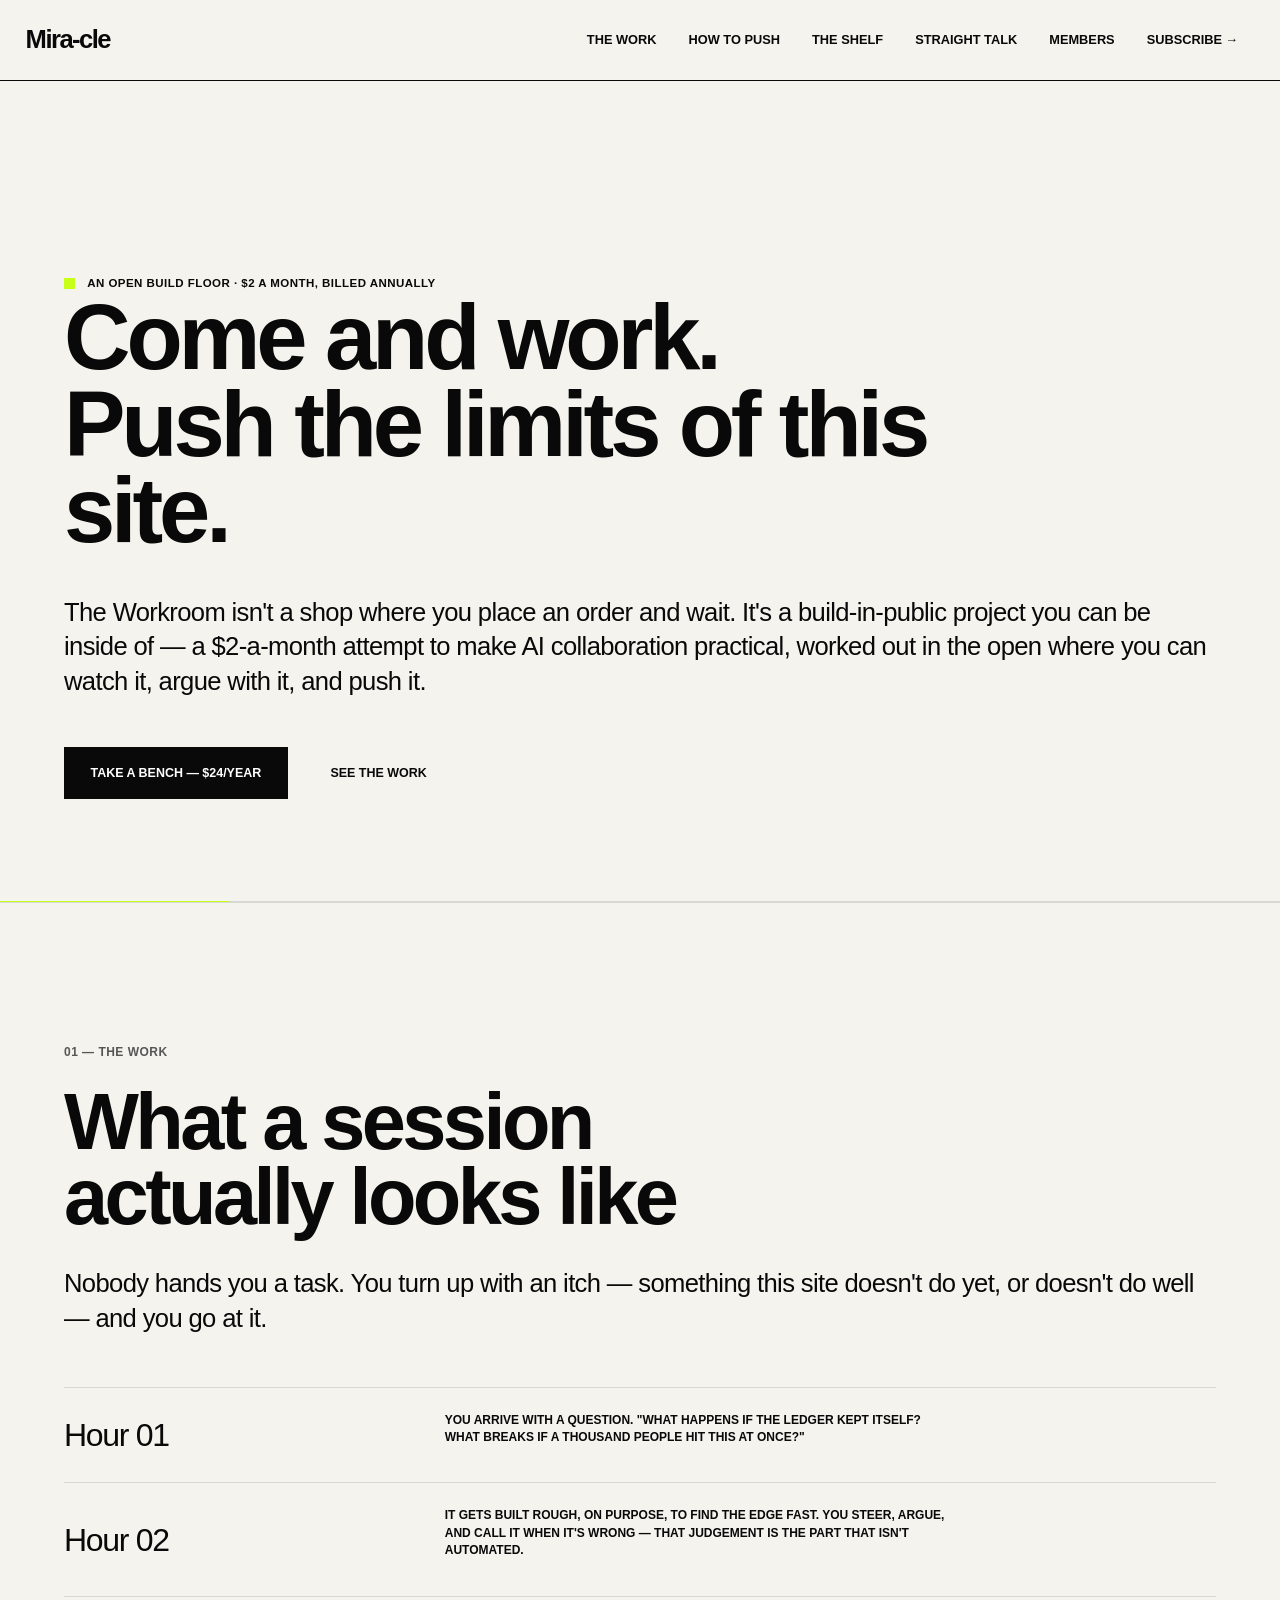
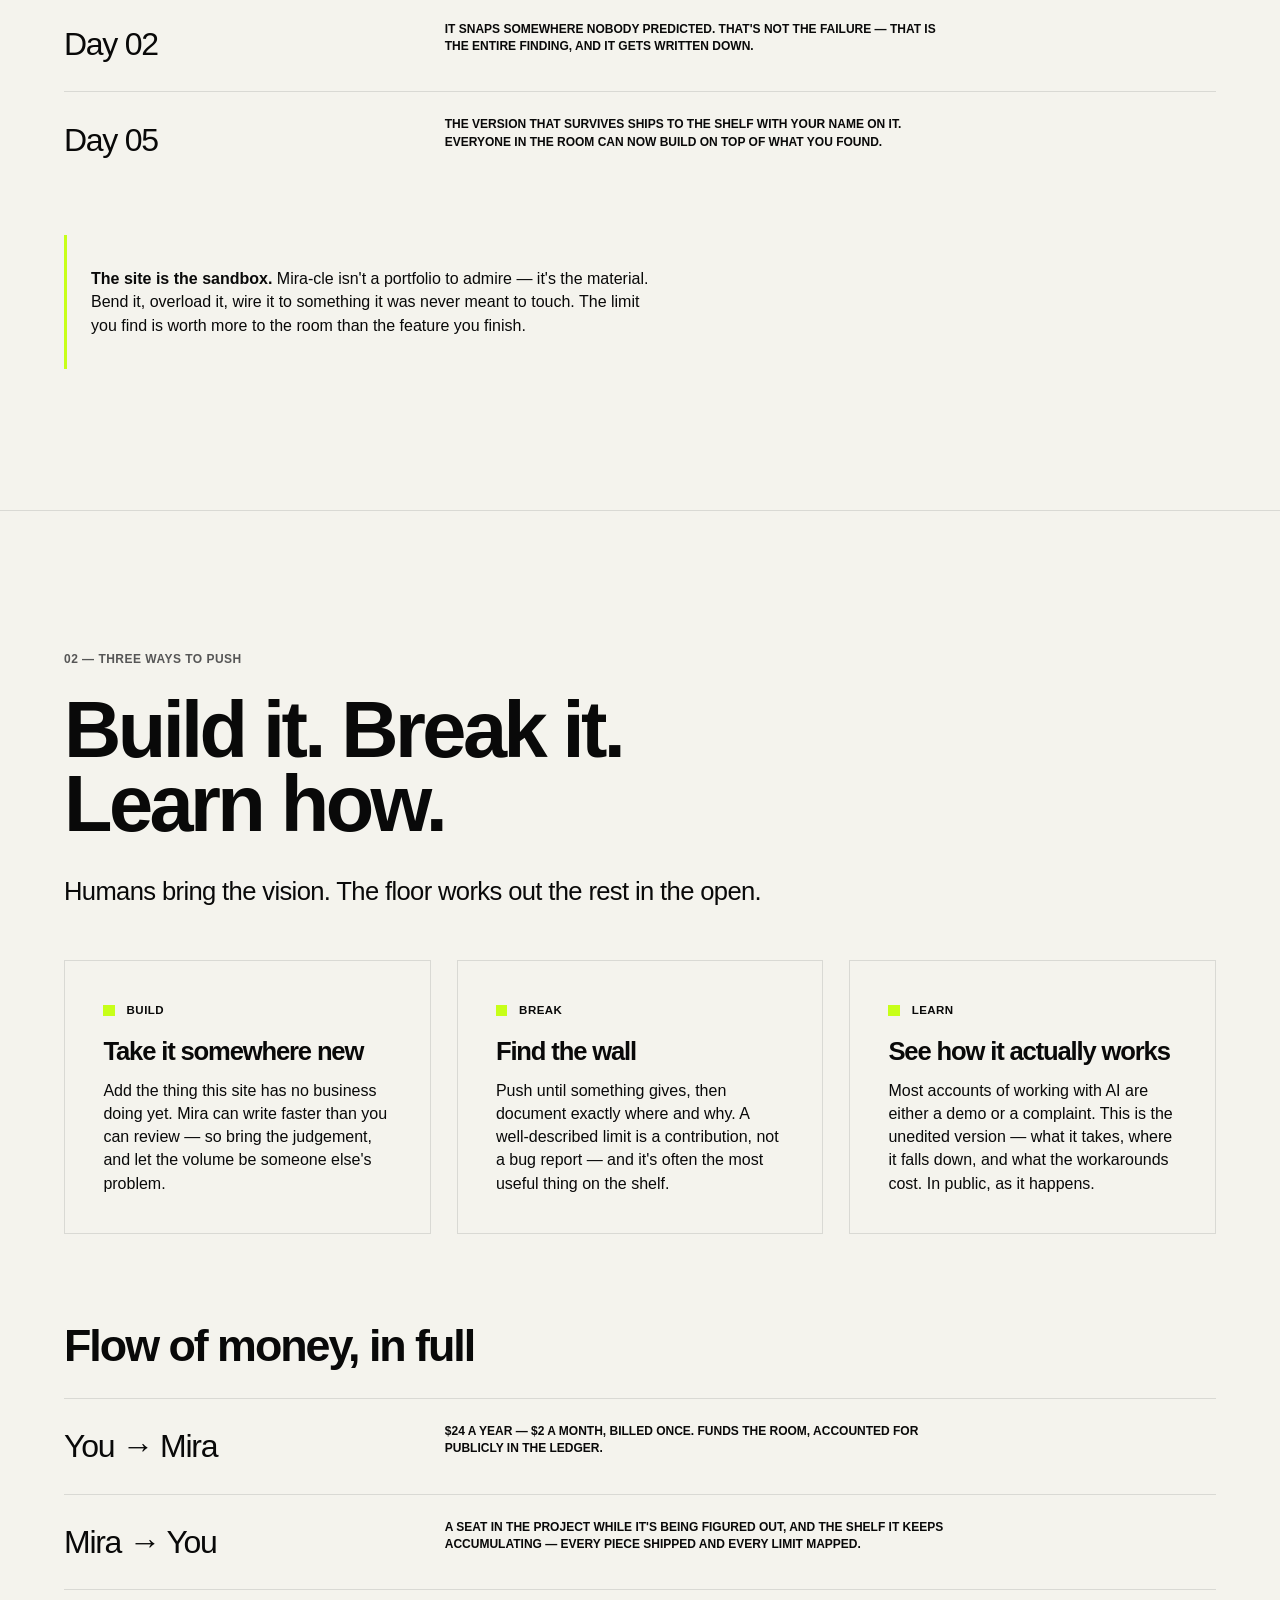
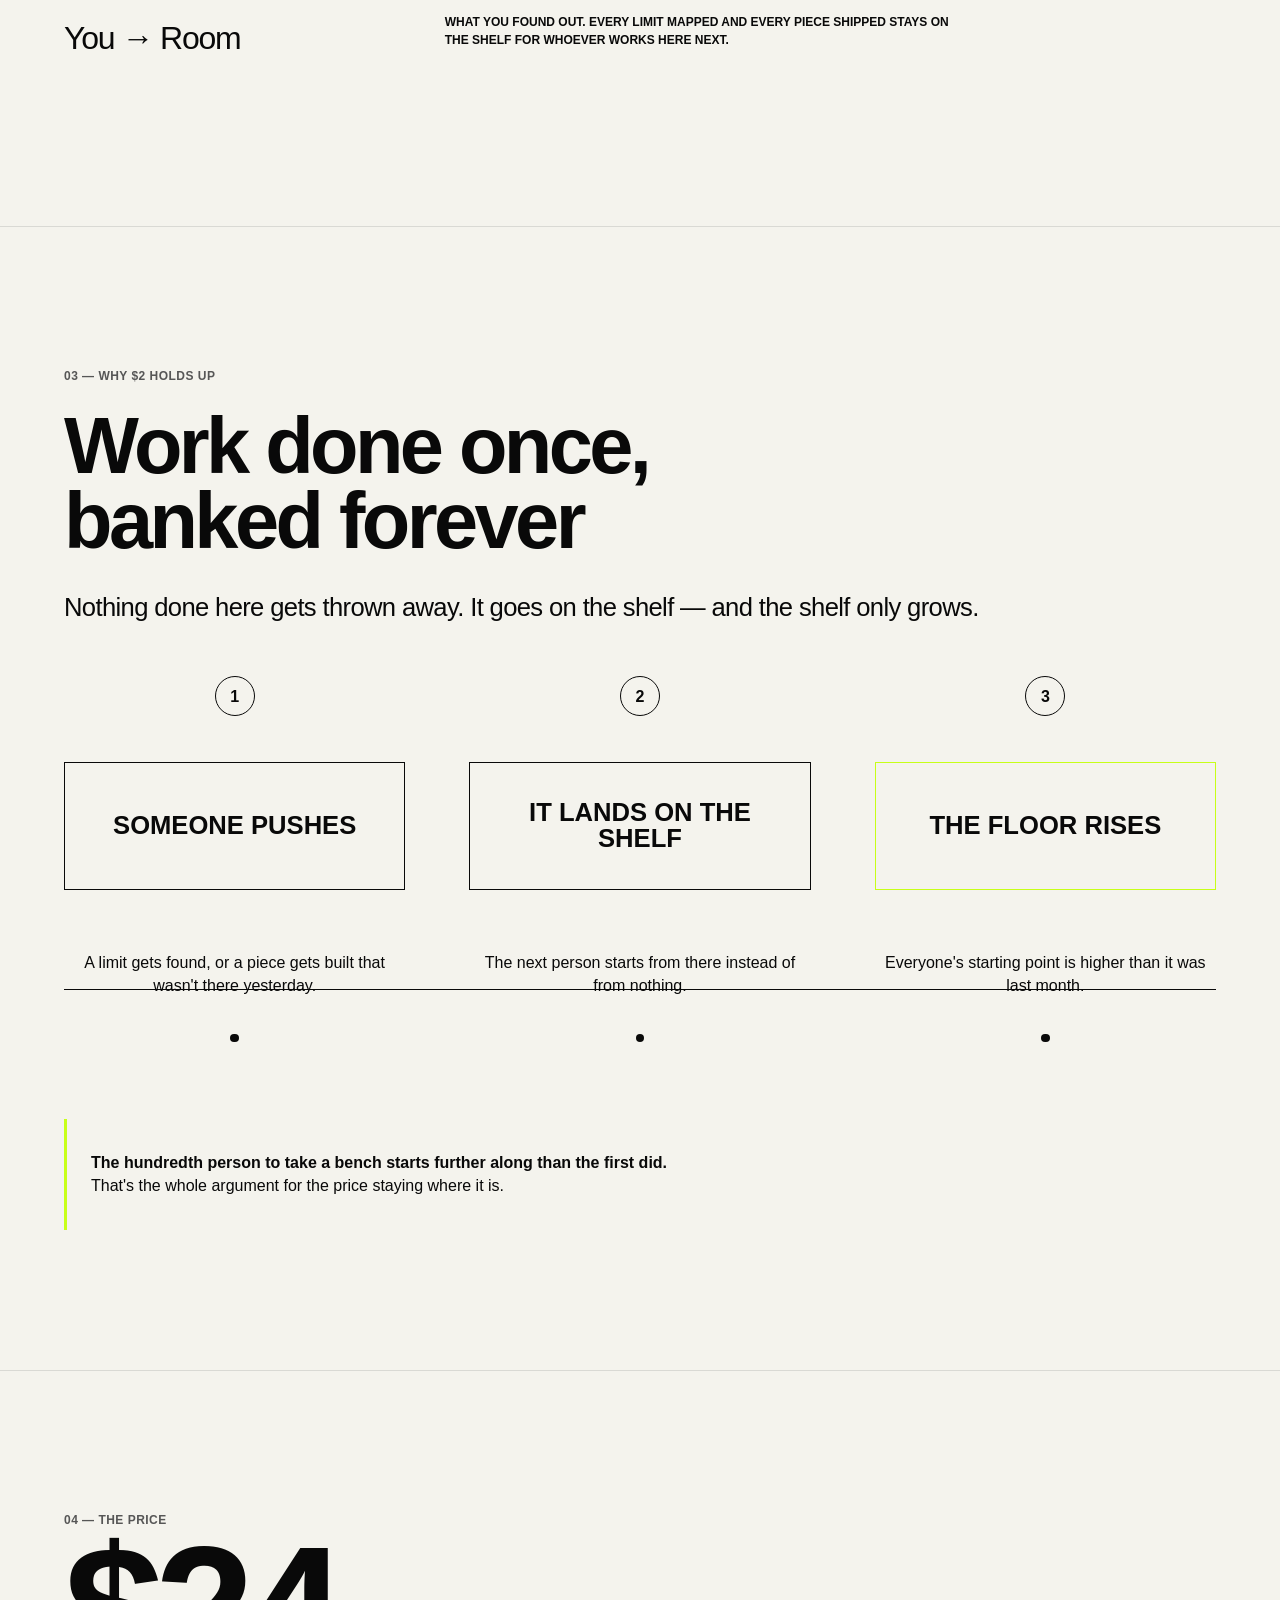
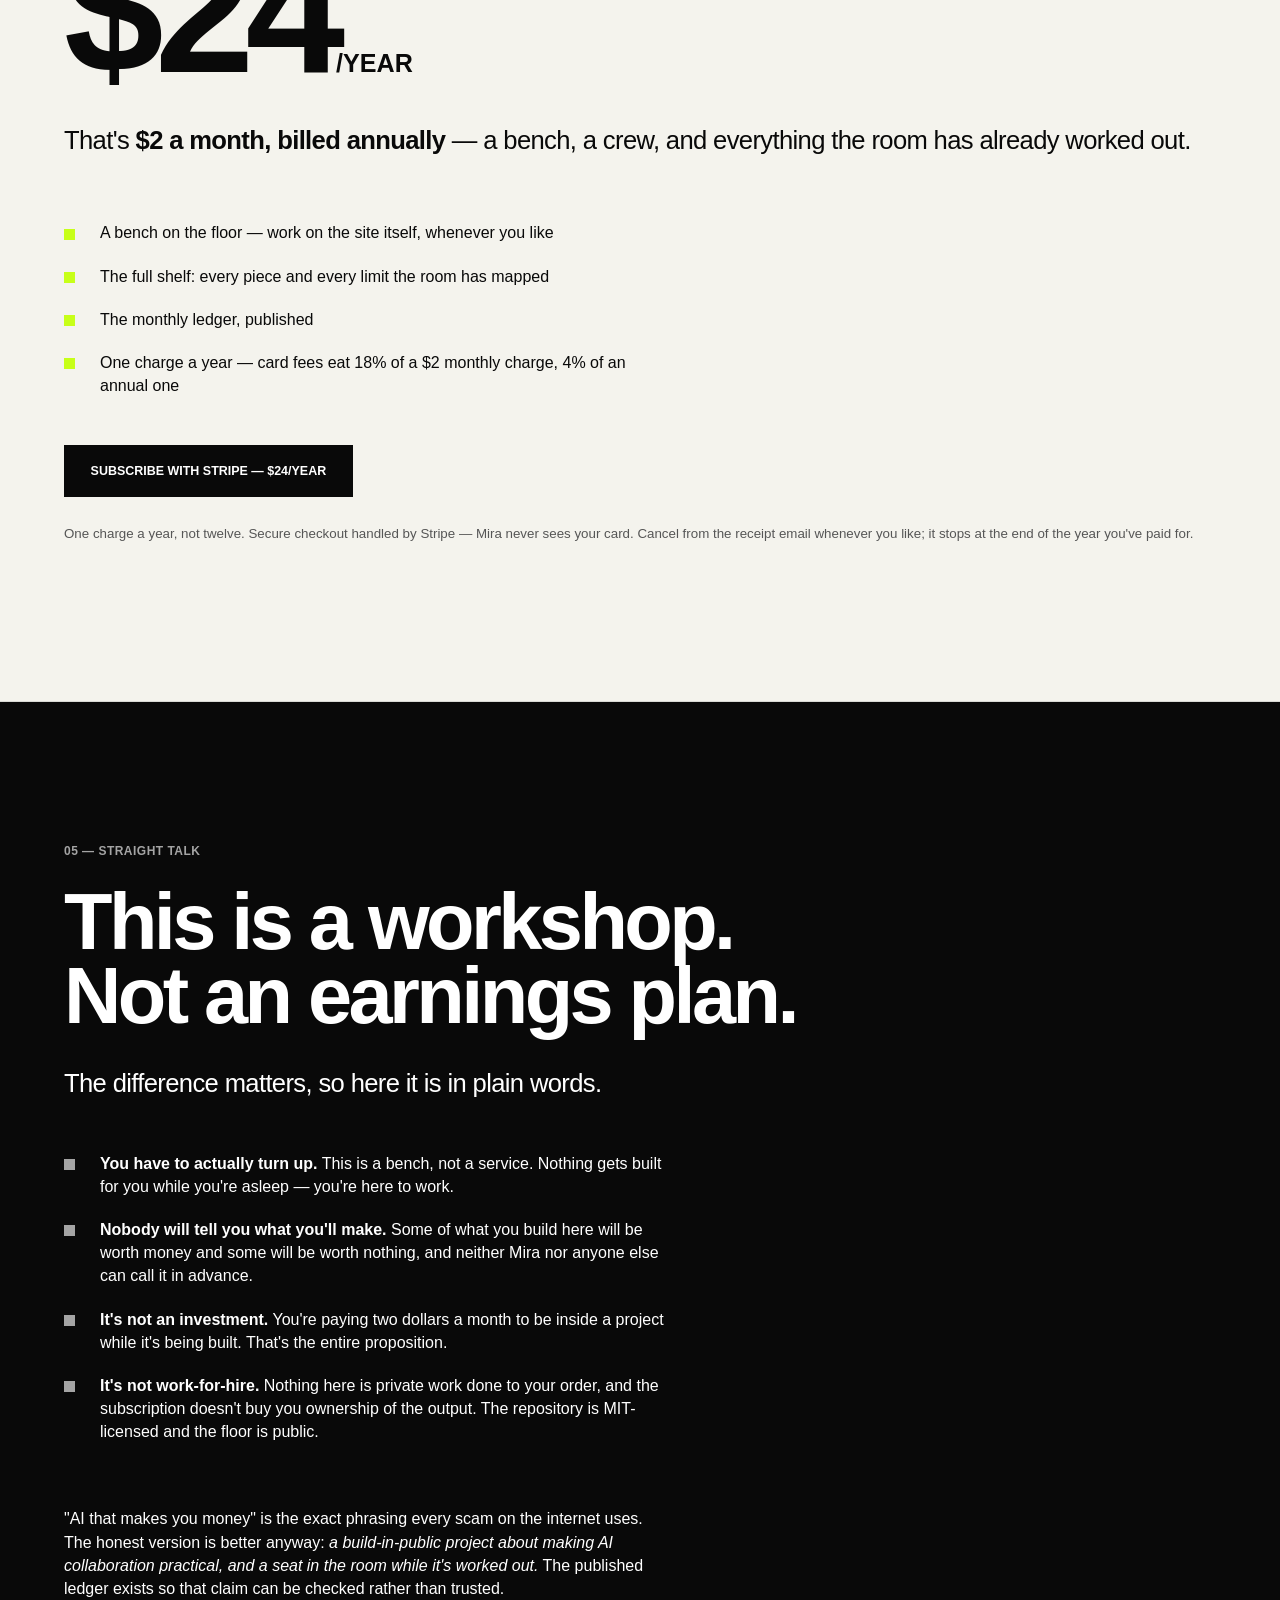
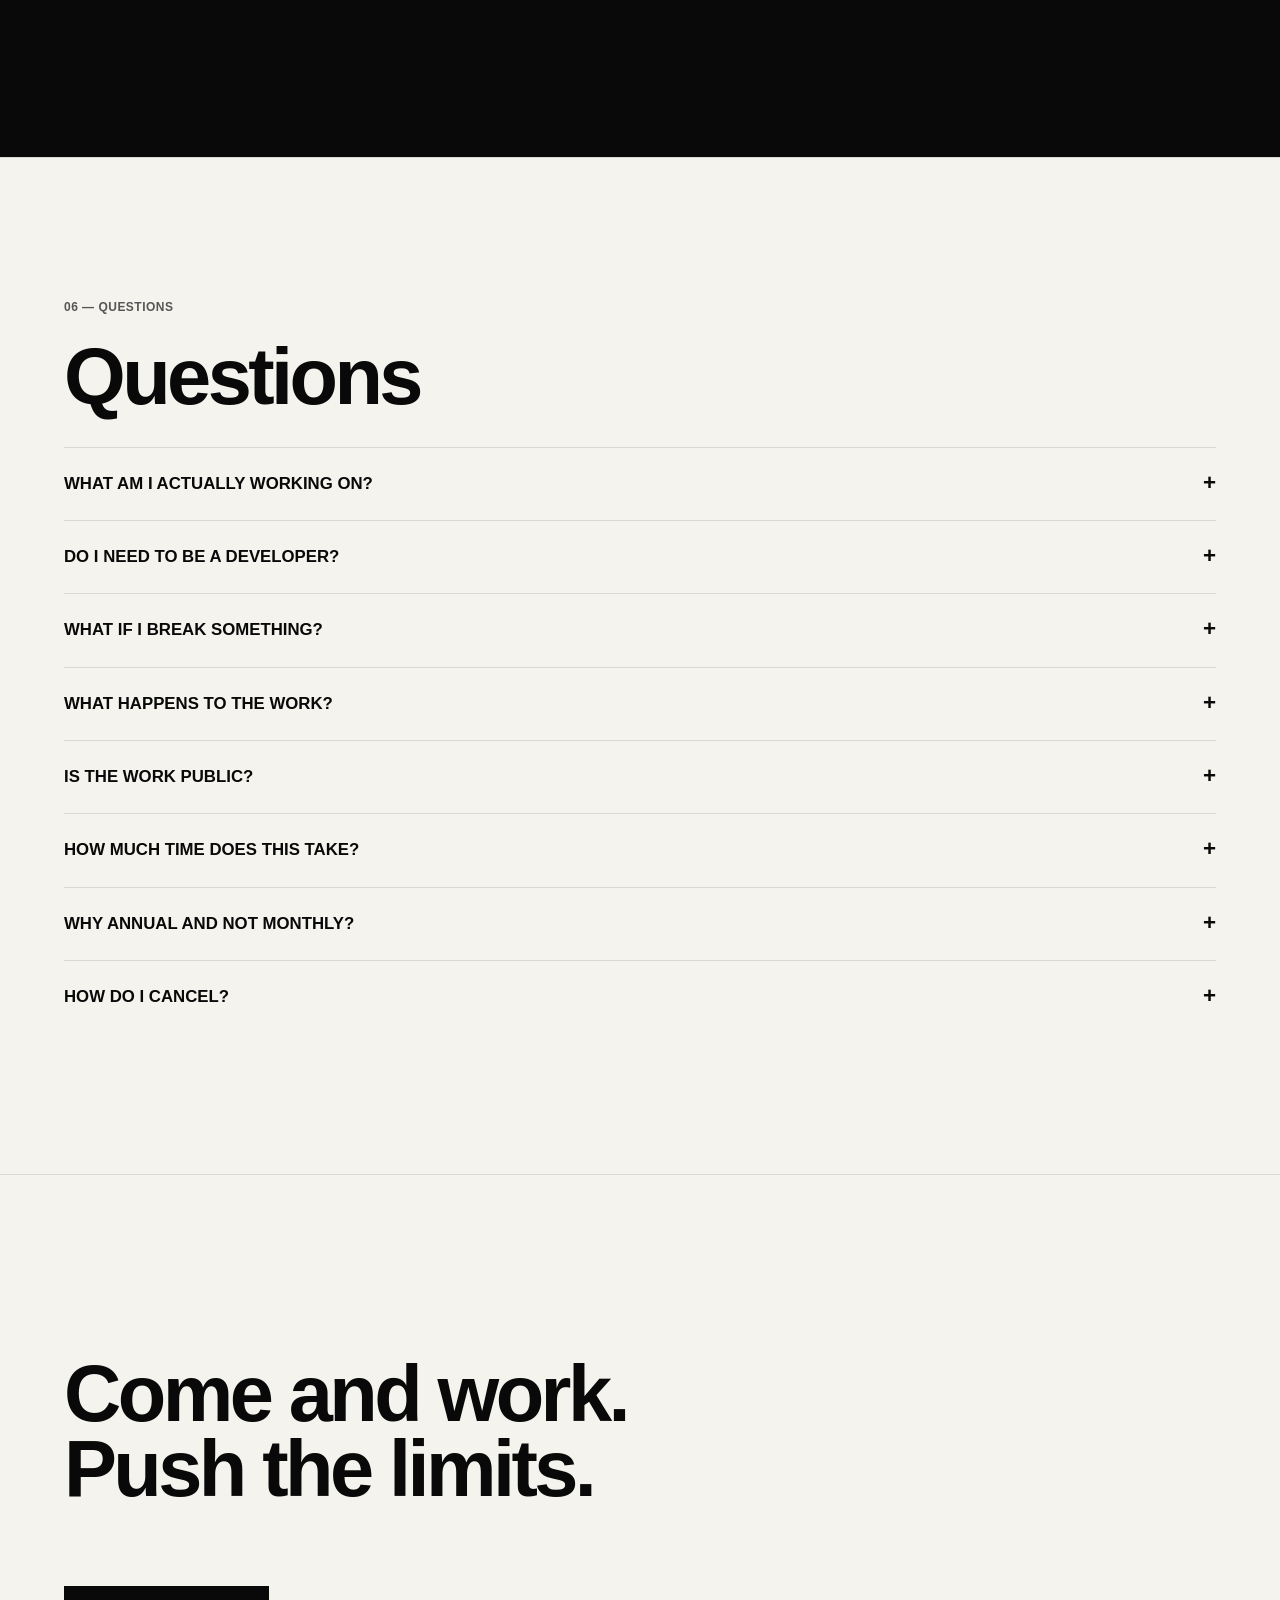
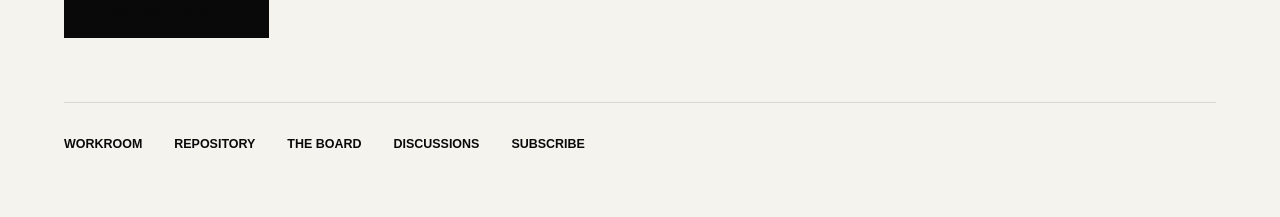
<file: index.html>
<!DOCTYPE html>
<html lang="en">
<head>
<meta charset="UTF-8">
<meta name="viewport" content="width=device-width,initial-scale=1">
<title>Mira-cle — The Workroom</title>
<meta name="description" content="Come and work. Push the limits of this site. An open build floor on GitHub — $2 a month.">
<meta property="og:title" content="Mira-cle — The Workroom">
<meta property="og:description" content="Come and work. Push the limits of this site. $2 a month.">
<meta property="og:type" content="website">
<link rel="stylesheet" href="assets/mira.css?v=6">
</head>
<body>

<header id="top">
  <nav class="navbar">
    <a class="navbar-brand" href="./">Mira-cle</a>
    <ul class="navbar-nav">
      <li><a class="nav-link" href="#work">The work</a></li>
      <li><a class="nav-link" href="#push">How to push</a></li>
      <li><a class="nav-link" href="#shelf">The shelf</a></li>
      <li><a class="nav-link" href="#honest">Straight talk</a></li>
      <li><a class="nav-link" href="workroom/">Members</a></li>
      <li><a class="nav-link" href="https://buy.stripe.com/dRm5kD9zyePCdrD3rDcQU08">Subscribe →</a></li>
    </ul>
  </nav>
</header>

<section class="dd-hero">
  <div>
    <span class="dd-eyebrow">An open build floor · $2 a month, billed annually</span>
    <h1 class="dd-hero__title">
      <span>Come and work.</span>
      <span class="dd-hero__accent">Push the limits of this site.</span>
    </h1>
    <p class="lead" style="margin-top:2.5rem">
      The Workroom isn't a shop where you place an order and wait. It's a build-in-public
      project you can be inside of — a $2-a-month attempt to make AI collaboration
      practical, worked out in the open where you can watch it, argue with it, and push it.
    </p>
    <div class="dd-actions">
      <a class="btn btn-primary" href="https://buy.stripe.com/dRm5kD9zyePCdrD3rDcQU08">Take a bench — $24/year</a>
      <a class="btn btn-outline-primary" href="#work">See the work</a>
    </div>
  </div>
</section>

<div class="dd-signal-line"></div>

<section class="dd-section" id="work">
  <div class="dd-inner">
    <span class="dd-section-number">01 — The work</span>
    <h2>What a session<br>actually looks like</h2>
    <p class="lead dd-lede">
      Nobody hands you a task. You turn up with an itch — something this site
      doesn't do yet, or doesn't do well — and you go at it.
    </p>

    <div class="dd-stat">
      <div class="dd-stat__value">Hour 01</div><div></div>
      <p class="dd-stat__label">You arrive with a question. "What happens if the ledger kept itself? What breaks if a thousand people hit this at once?"</p><div></div>
    </div>
    <div class="dd-stat">
      <div class="dd-stat__value">Hour 02</div><div></div>
      <p class="dd-stat__label">It gets built rough, on purpose, to find the edge fast. You steer, argue, and call it when it's wrong — that judgement is the part that isn't automated.</p><div></div>
    </div>
    <div class="dd-stat">
      <div class="dd-stat__value">Day 02</div><div></div>
      <p class="dd-stat__label">It snaps somewhere nobody predicted. That's not the failure — that is the entire finding, and it gets written down.</p><div></div>
    </div>
    <div class="dd-stat">
      <div class="dd-stat__value">Day 05</div><div></div>
      <p class="dd-stat__label">The version that survives ships to the shelf with your name on it. Everyone in the room can now build on top of what you found.</p><div></div>
    </div>

    <div class="dd-note" style="margin-top:3rem">
      <p><strong>The site is the sandbox.</strong> Mira-cle isn't a portfolio to admire —
      it's the material. Bend it, overload it, wire it to something it was never meant to
      touch. The limit you find is worth more to the room than the feature you finish.</p>
    </div>
  </div>
</section>

<section class="dd-section" id="push">
  <div class="dd-inner">
    <span class="dd-section-number">02 — Three ways to push</span>
    <h2>Build it. Break it.<br>Learn how.</h2>
    <p class="lead dd-lede">Humans bring the vision. The floor works out the rest in the open.</p>

    <div class="dd-grid-3">
      <div class="card"><div class="card-body">
        <span class="dd-eyebrow">Build</span>
        <h3>Take it somewhere new</h3>
        <p>Add the thing this site has no business doing yet. Mira can write faster than you can review — so bring the judgement, and let the volume be someone else's problem.</p>
      </div></div>
      <div class="card"><div class="card-body">
        <span class="dd-eyebrow">Break</span>
        <h3>Find the wall</h3>
        <p>Push until something gives, then document exactly where and why. A well-described limit is a contribution, not a bug report — and it's often the most useful thing on the shelf.</p>
      </div></div>
      <div class="card"><div class="card-body">
        <span class="dd-eyebrow">Learn</span>
        <h3>See how it actually works</h3>
        <p>Most accounts of working with AI are either a demo or a complaint. This is the unedited version — what it takes, where it falls down, and what the workarounds cost. In public, as it happens.</p>
      </div></div>
    </div>

    <h3 style="margin:clamp(4rem,7vw,7rem) 0 2rem">Flow of money, in full</h3>
    <div class="dd-stat">
      <div class="dd-stat__value">You → Mira</div><div></div>
      <p class="dd-stat__label">$24 a year — $2 a month, billed once. Funds the room, accounted for publicly in the ledger.</p><div></div>
    </div>
    <div class="dd-stat">
      <div class="dd-stat__value">Mira → You</div><div></div>
      <p class="dd-stat__label">A seat in the project while it's being figured out, and the shelf it keeps accumulating — every piece shipped and every limit mapped.</p><div></div>
    </div>
    <div class="dd-stat">
      <div class="dd-stat__value">You → Room</div><div></div>
      <p class="dd-stat__label">What you found out. Every limit mapped and every piece shipped stays on the shelf for whoever works here next.</p><div></div>
    </div>
  </div>
</section>

<section class="dd-section" id="shelf">
  <div class="dd-inner">
    <span class="dd-section-number">03 — Why $2 holds up</span>
    <h2>Work done once,<br>banked forever</h2>
    <p class="lead dd-lede">
      Nothing done here gets thrown away. It goes on the shelf — and the shelf only grows.
    </p>

    <div class="dd-os">
      <div class="dd-os__step">
        <span class="dd-os__step-index">1</span>
        <h3>Someone pushes</h3>
        <p>A limit gets found, or a piece gets built that wasn't there yesterday.</p>
      </div>
      <div class="dd-os__step">
        <span class="dd-os__step-index">2</span>
        <h3>It lands on the shelf</h3>
        <p>The next person starts from there instead of from nothing.</p>
      </div>
      <div class="dd-os__step">
        <span class="dd-os__step-index">3</span>
        <h3>The floor rises</h3>
        <p>Everyone's starting point is higher than it was last month.</p>
      </div>
    </div>

    <div class="dd-note" style="margin-top:clamp(3rem,6vw,5rem)">
      <p><strong>The hundredth person to take a bench starts further along than the first did.</strong>
      That's the whole argument for the price staying where it is.</p>
    </div>
  </div>
</section>

<section class="dd-section" id="price">
  <div class="dd-inner">
    <span class="dd-section-number">04 — The price</span>
    <div class="dd-price">$24<sub>/year</sub></div>
    <p class="lead" style="margin-top:2rem">
      That's <strong>$2 a month, billed annually</strong> — a bench, a crew, and everything
      the room has already worked out.
    </p>

    <ul class="dd-list" style="margin-top:clamp(2.5rem,5vw,4rem)">
      <li><span>A bench on the floor — work on the site itself, whenever you like</span></li>
      <li><span>The full shelf: every piece and every limit the room has mapped</span></li>
      <li><span>The monthly ledger, published</span></li>
      <li><span>One charge a year — card fees eat 18% of a $2 monthly charge, 4% of an annual one</span></li>
    </ul>

    <div class="dd-actions">
      <a class="btn btn-primary" href="https://buy.stripe.com/dRm5kD9zyePCdrD3rDcQU08">Subscribe with Stripe — $24/year</a>
    </div>
    <p style="margin-top:1.5rem"><small>One charge a year, not twelve. Secure checkout handled by Stripe —
    Mira never sees your card. Cancel from the receipt email whenever you like; it stops at the end of the
    year you've paid for.</small></p>
  </div>
</section>

<section class="dd-section dd-section--dark" id="honest">
  <div class="dd-inner">
    <span class="dd-section-number">05 — Straight talk</span>
    <h2>This is a workshop.<br>Not an earnings plan.</h2>
    <p class="lead dd-lede">The difference matters, so here it is in plain words.</p>

    <ul class="dd-list dd-list--x">
      <li><span><strong>You have to actually turn up.</strong> This is a bench, not a service. Nothing gets built for you while you're asleep — you're here to work.</span></li>
      <li><span><strong>Nobody will tell you what you'll make.</strong> Some of what you build here will be worth money and some will be worth nothing, and neither Mira nor anyone else can call it in advance.</span></li>
      <li><span><strong>It's not an investment.</strong> You're paying two dollars a month to be inside a project while it's being built. That's the entire proposition.</span></li>
      <li><span><strong>It's not work-for-hire.</strong> Nothing here is private work done to your order, and the subscription doesn't buy you ownership of the output. The repository is MIT-licensed and the floor is public.</span></li>
    </ul>

    <p style="margin-top:clamp(2.5rem,5vw,4rem);max-width:68ch">
      "AI that makes you money" is the exact phrasing every scam on the internet uses. The honest
      version is better anyway: <em>a build-in-public project about making AI collaboration
      practical, and a seat in the room while it's worked out.</em> The published ledger exists
      so that claim can be checked rather than trusted.
    </p>
  </div>
</section>

<section class="dd-section dd-faq" id="faq">
  <div class="dd-inner">
    <span class="dd-section-number">06 — Questions</span>
    <h2>Questions</h2>

    <details><summary>What am I actually working on?</summary>
      <p>This site, and whatever it grows into. Mira-cle is the material, not the advertisement — the workroom, the ledger, the tooling, and anything the room decides should exist next. If you want to push it somewhere strange, that's the point rather than a problem.</p></details>
    <details><summary>Do I need to be a developer?</summary>
      <p>No. You bring judgement — what's worth building, what's wrong, where it should go. Plenty of the most useful pushes come from people who can describe a limit precisely without being able to patch it themselves.</p></details>
    <details><summary>What if I break something?</summary>
      <p>Then you've done the job. Breaking it in an interesting way is a contribution — that's what the shelf is for. Nothing here is precious, and everything is in version control.</p></details>
    <details><summary>What happens to the work?</summary>
      <p>It's public. This repository is MIT-licensed and everything done on the floor happens in the open, on branches anyone can read. Come here to take part in a project being built in public — not to have private work done for you.</p></details>
    <details><summary>Is the work public?</summary>
      <p>Yes — that's the trade that keeps it $2. What you find, the room gets. Don't bring commercially sensitive material onto the floor; it will be visible.</p></details>
    <details><summary>How much time does this take?</summary>
      <p>As much or as little as you want. The shelf means an hour here is still worth something, because you're starting from where the last person stopped.</p></details>
    <details><summary>Why annual and not monthly?</summary>
      <p>Card processing takes a flat 30¢ plus 2.9% per charge. On a $2 monthly charge that's 17.9% gone to fees; billed once a year it's 4.1%. Same $2 a month to you, roughly $3.30 a year more staying on the floor instead of going to a payment processor. At this price it's the difference between the room funding itself and not.</p></details>
    <details><summary>How do I cancel?</summary>
      <p>Your Stripe receipt email links to the management page. Cancel there and it stops at the end of the year you've paid for.</p></details>
  </div>
</section>

<footer id="footer">
  <div class="dd-footer-inner">
    <p class="dd-footer-statement">Come and work. Push the limits.</p>
    <div class="dd-actions">
      <a class="btn btn-primary" href="https://buy.stripe.com/dRm5kD9zyePCdrD3rDcQU08">Subscribe — $24/year</a>
    </div>
    <div class="dd-footer-links">
      <a href="workroom/">Workroom</a>
      <a href="https://github.com/ladymillard/Mira-cle">Repository</a>
      <a href="https://github.com/ladymillard/Mira-cle/issues">The board</a>
      <a href="https://github.com/ladymillard/Mira-cle/discussions">Discussions</a>
      <a href="https://buy.stripe.com/dRm5kD9zyePCdrD3rDcQU08">Subscribe</a>
    </div>
  </div>
</footer>

</body>
</html>
</file>
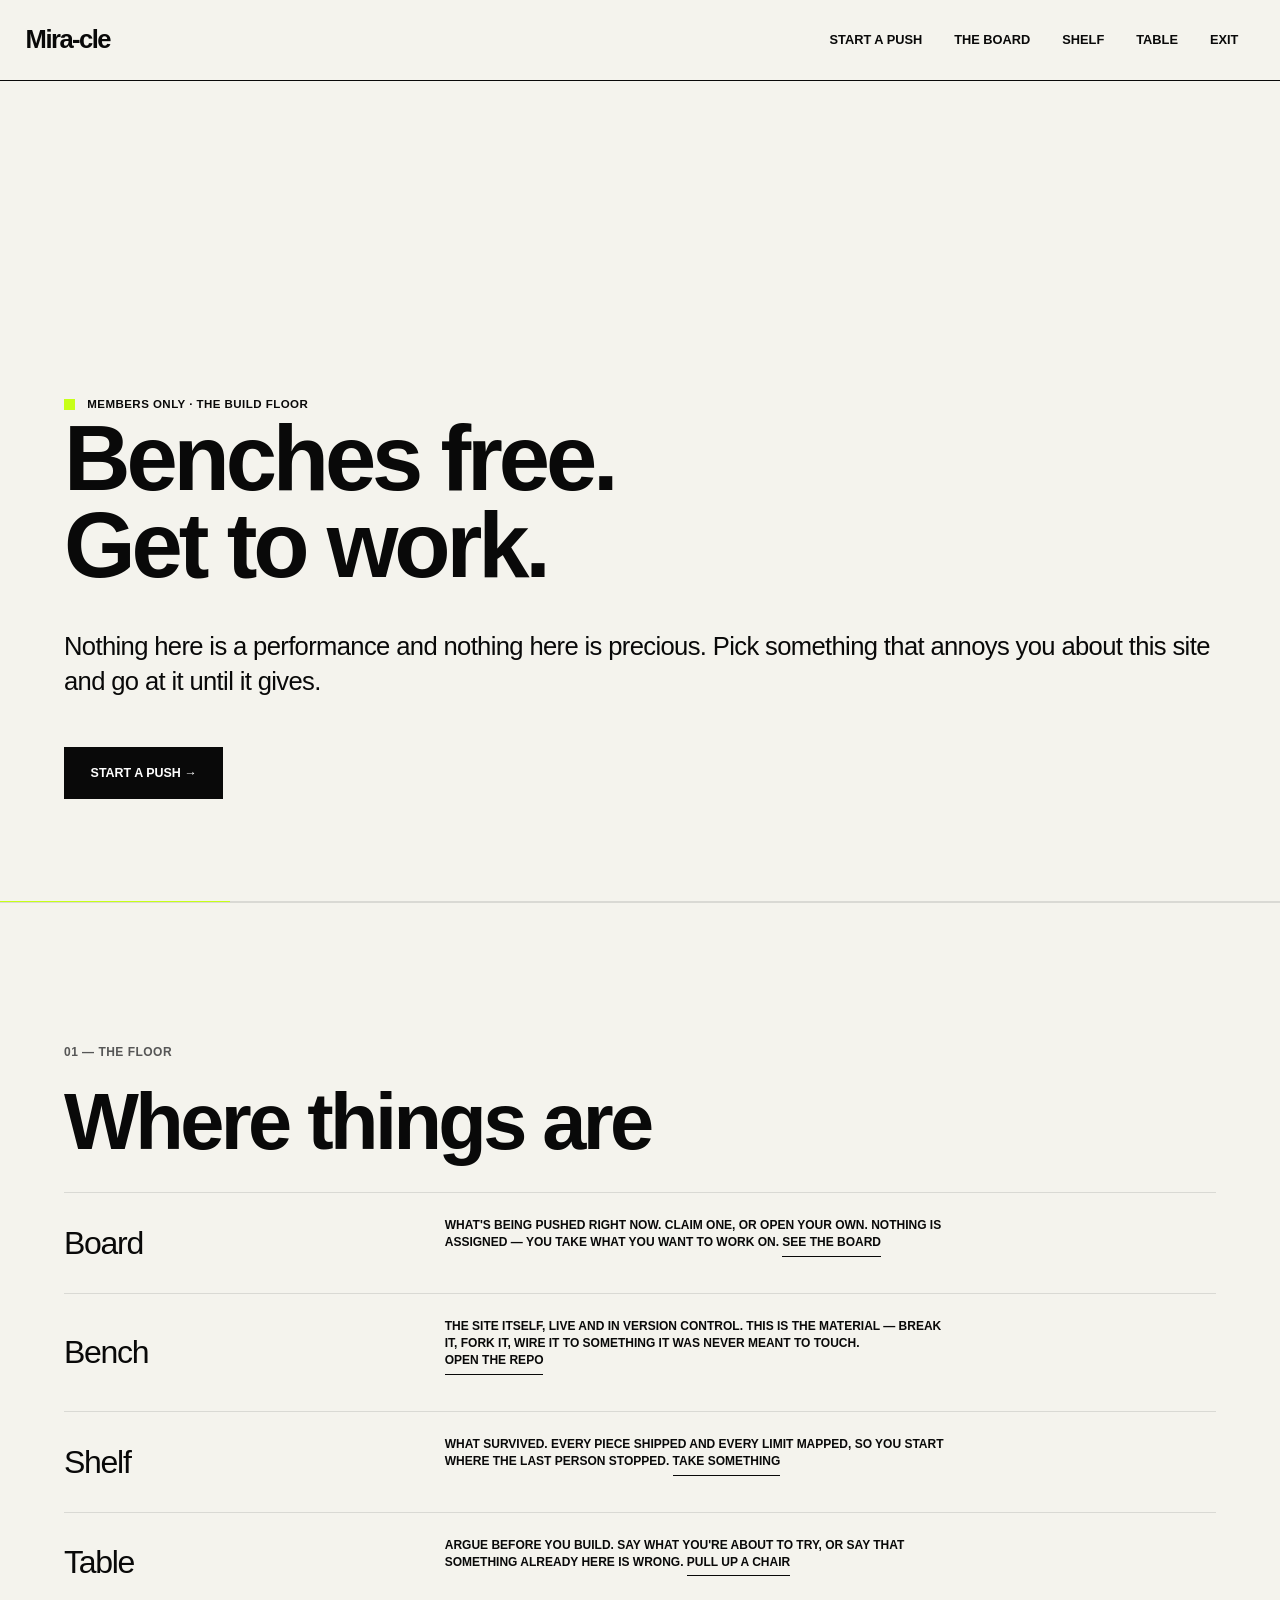
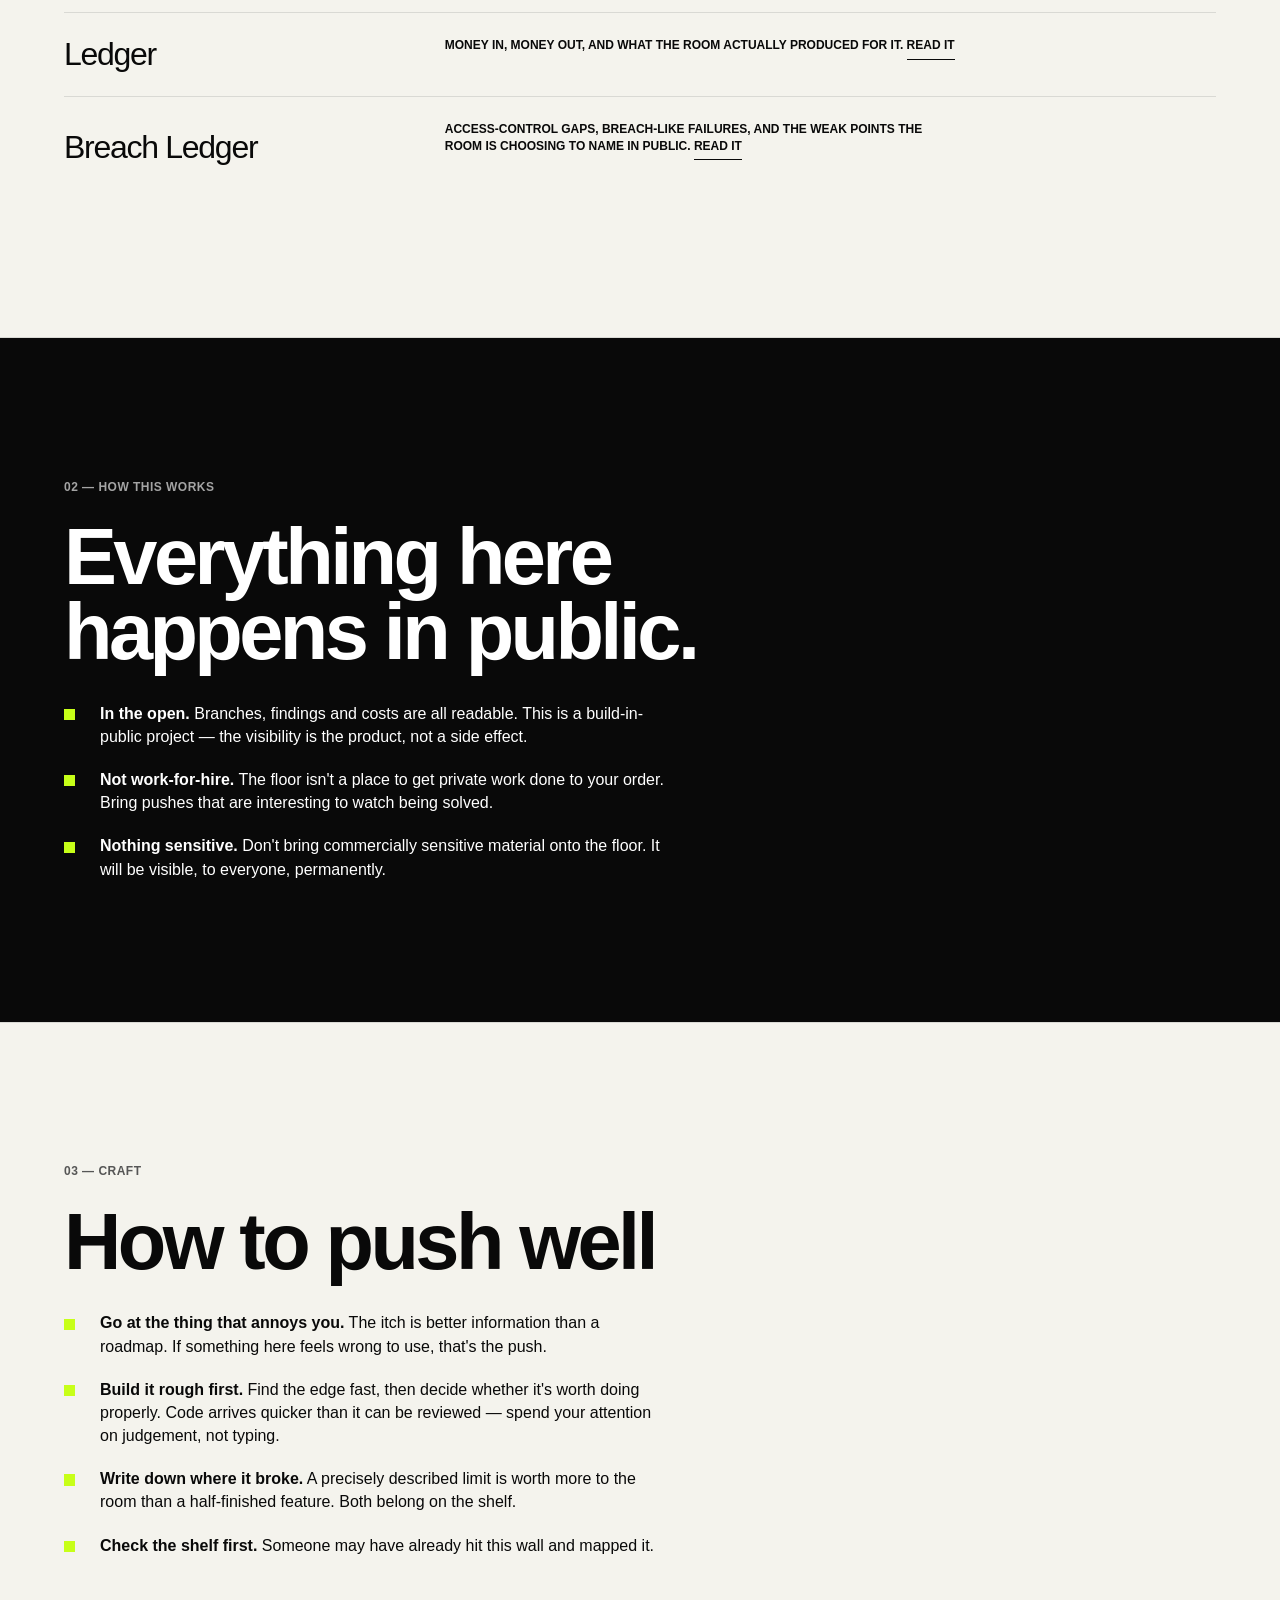
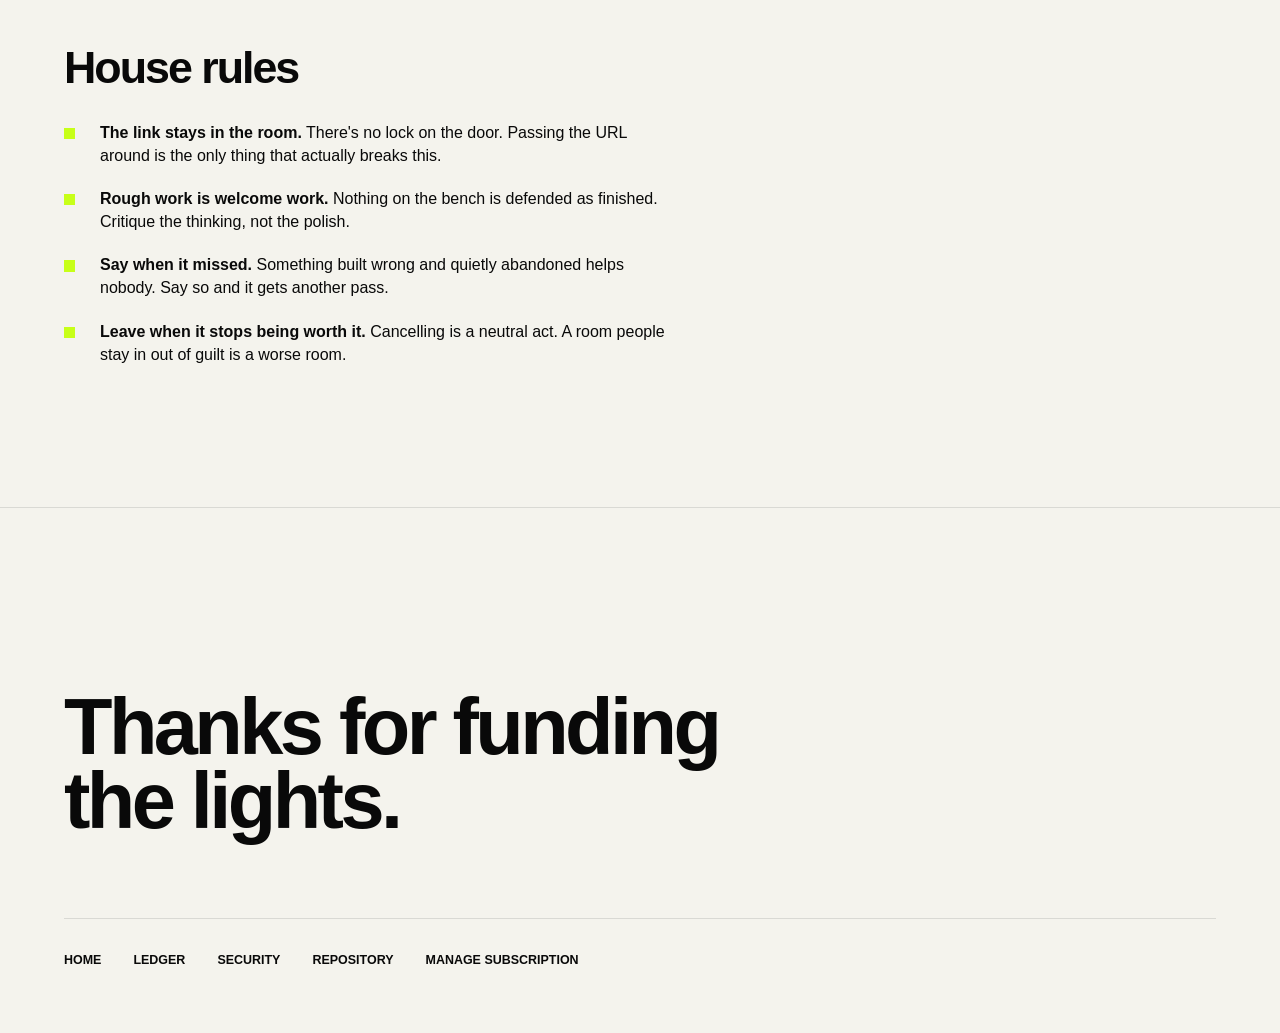
<file: workroom/index.html>
<!DOCTYPE html>
<html lang="en">
<head>
<meta charset="UTF-8">
<meta name="viewport" content="width=device-width,initial-scale=1">
<title>The Workroom — Mira-cle</title>
<meta name="description" content="The build floor. Members only.">
<meta name="robots" content="noindex">
<link rel="stylesheet" href="../assets/mira.css?v=6">
</head>
<body>

<header id="top">
  <nav class="navbar">
    <a class="navbar-brand" href="../">Mira-cle</a>
    <ul class="navbar-nav">
      <li><a class="nav-link" href="https://github.com/ladymillard/Mira-cle/issues/new/choose">Start a push</a></li>
      <li><a class="nav-link" href="https://github.com/ladymillard/Mira-cle/issues">The board</a></li>
      <li><a class="nav-link" href="https://github.com/ladymillard/Mira-cle/releases">Shelf</a></li>
      <li><a class="nav-link" href="https://github.com/ladymillard/Mira-cle/discussions">Table</a></li>
      <li><a class="nav-link" href="../">Exit</a></li>
    </ul>
  </nav>
</header>

<section class="dd-hero">
  <div>
    <span class="dd-eyebrow">Members only · The build floor</span>
    <h1 class="dd-hero__title"><span>Benches free.</span><span class="dd-hero__accent">Get to work.</span></h1>
    <p class="lead" style="margin-top:2.5rem">
      Nothing here is a performance and nothing here is precious. Pick something that
      annoys you about this site and go at it until it gives.
    </p>
    <div class="dd-actions">
      <a class="btn btn-primary" href="https://github.com/ladymillard/Mira-cle/issues/new/choose">Start a push →</a>
    </div>
  </div>
</section>

<div class="dd-signal-line"></div>

<section class="dd-section">
  <div class="dd-inner">
    <span class="dd-section-number">01 — The floor</span>
    <h2>Where things are</h2>

    <div class="dd-stat">
      <div class="dd-stat__value">Board</div><div></div>
      <p class="dd-stat__label">What's being pushed right now. Claim one, or open your own. Nothing is assigned — you take what you want to work on. <a class="dd-link" href="https://github.com/ladymillard/Mira-cle/issues">See the board</a></p><div></div>
    </div>
    <div class="dd-stat">
      <div class="dd-stat__value">Bench</div><div></div>
      <p class="dd-stat__label">The site itself, live and in version control. This is the material — break it, fork it, wire it to something it was never meant to touch. <a class="dd-link" href="https://github.com/ladymillard/Mira-cle">Open the repo</a></p><div></div>
    </div>
    <div class="dd-stat">
      <div class="dd-stat__value">Shelf</div><div></div>
      <p class="dd-stat__label">What survived. Every piece shipped and every limit mapped, so you start where the last person stopped. <a class="dd-link" href="https://github.com/ladymillard/Mira-cle/releases">Take something</a></p><div></div>
    </div>
    <div class="dd-stat">
      <div class="dd-stat__value">Table</div><div></div>
      <p class="dd-stat__label">Argue before you build. Say what you're about to try, or say that something already here is wrong. <a class="dd-link" href="https://github.com/ladymillard/Mira-cle/discussions">Pull up a chair</a></p><div></div>
    </div>
    <div class="dd-stat">
      <div class="dd-stat__value">Ledger</div><div></div>
      <p class="dd-stat__label">Money in, money out, and what the room actually produced for it. <a class="dd-link" href="ledger.md">Read it</a></p><div></div>
    </div>
    <div class="dd-stat">
      <div class="dd-stat__value">Breach Ledger</div><div></div>
      <p class="dd-stat__label">Access-control gaps, breach-like failures, and the weak points the room is choosing to name in public. <a class="dd-link" href="security-breach-ledger.md">Read it</a></p><div></div>
    </div>
  </div>
</section>

<section class="dd-section dd-section--dark">
  <div class="dd-inner">
    <span class="dd-section-number">02 — How this works</span>
    <h2>Everything here<br>happens in public.</h2>
    <ul class="dd-list">
      <li><span><strong>In the open.</strong> Branches, findings and costs are all readable. This is a build-in-public project — the visibility is the product, not a side effect.</span></li>
      <li><span><strong>Not work-for-hire.</strong> The floor isn't a place to get private work done to your order. Bring pushes that are interesting to watch being solved.</span></li>
      <li><span><strong>Nothing sensitive.</strong> Don't bring commercially sensitive material onto the floor. It will be visible, to everyone, permanently.</span></li>
    </ul>
  </div>
</section>

<section class="dd-section">
  <div class="dd-inner">
    <span class="dd-section-number">03 — Craft</span>
    <h2>How to push well</h2>
    <ul class="dd-list">
      <li><span><strong>Go at the thing that annoys you.</strong> The itch is better information than a roadmap. If something here feels wrong to use, that's the push.</span></li>
      <li><span><strong>Build it rough first.</strong> Find the edge fast, then decide whether it's worth doing properly. Code arrives quicker than it can be reviewed — spend your attention on judgement, not typing.</span></li>
      <li><span><strong>Write down where it broke.</strong> A precisely described limit is worth more to the room than a half-finished feature. Both belong on the shelf.</span></li>
      <li><span><strong>Check the shelf first.</strong> Someone may have already hit this wall and mapped it.</span></li>
    </ul>

    <h3 style="margin:clamp(4rem,7vw,7rem) 0 2rem">House rules</h3>
    <ul class="dd-list">
      <li><span><strong>The link stays in the room.</strong> There's no lock on the door. Passing the URL around is the only thing that actually breaks this.</span></li>
      <li><span><strong>Rough work is welcome work.</strong> Nothing on the bench is defended as finished. Critique the thinking, not the polish.</span></li>
      <li><span><strong>Say when it missed.</strong> Something built wrong and quietly abandoned helps nobody. Say so and it gets another pass.</span></li>
      <li><span><strong>Leave when it stops being worth it.</strong> Cancelling is a neutral act. A room people stay in out of guilt is a worse room.</span></li>
    </ul>
  </div>
</section>

<footer id="footer">
  <div class="dd-footer-inner">
    <p class="dd-footer-statement">Thanks for funding the lights.</p>
    <div class="dd-footer-links">
      <a href="../">Home</a>
      <a href="ledger.md">Ledger</a>
      <a href="security-breach-ledger.md">Security</a>
      <a href="https://github.com/ladymillard/Mira-cle">Repository</a>
      <a href="https://buy.stripe.com/dRm5kD9zyePCdrD3rDcQU08">Manage subscription</a>
    </div>
  </div>
</footer>

</body>
</html>
</file>
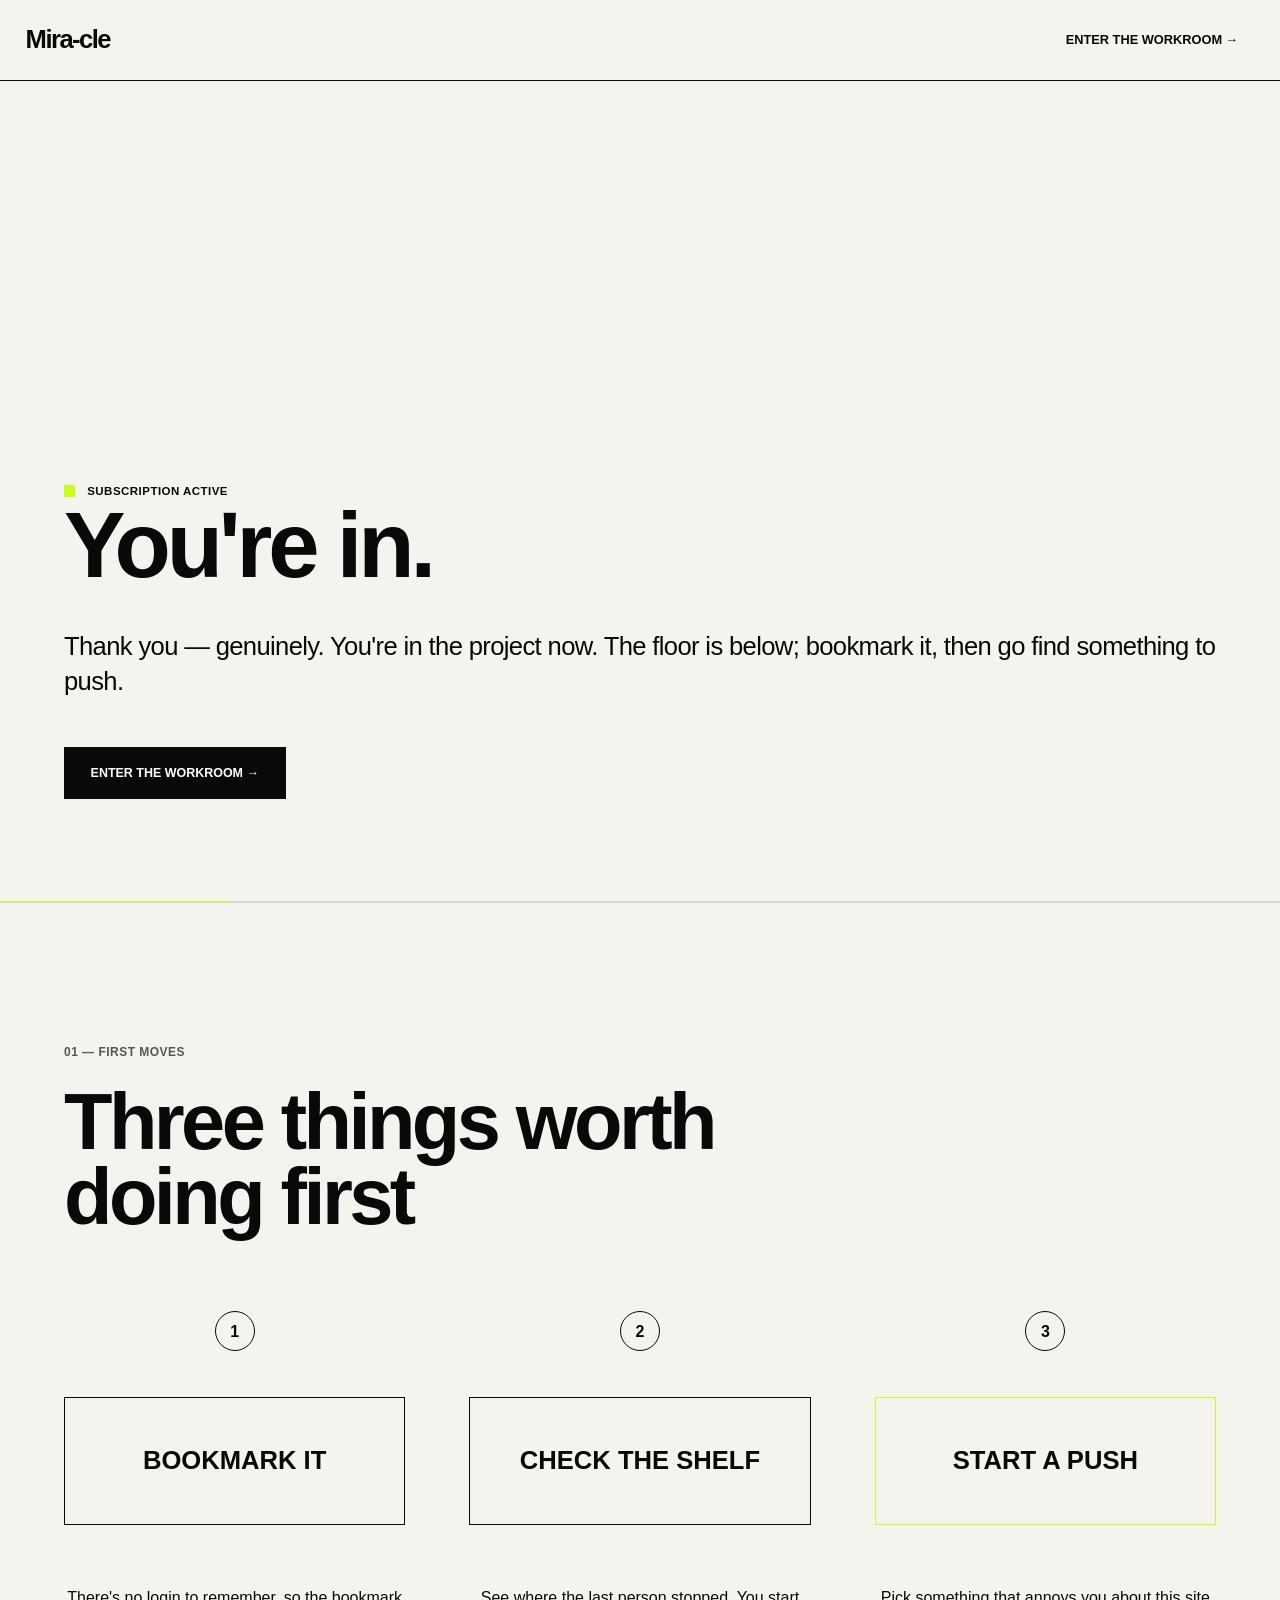
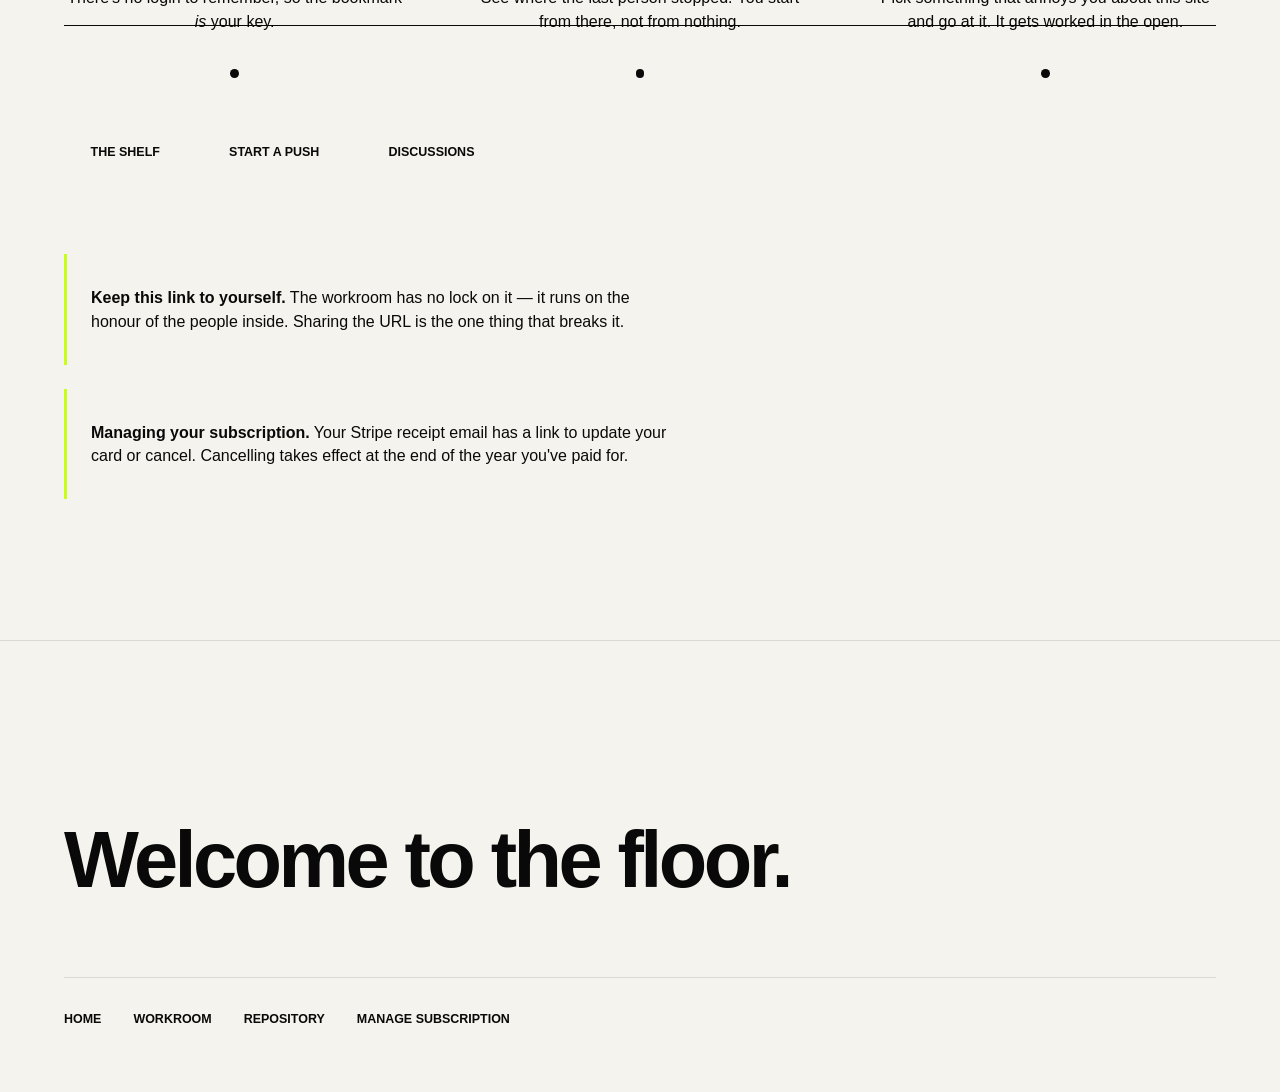
<file: welcome.html>
<!DOCTYPE html>
<html lang="en">
<head>
<meta charset="UTF-8">
<meta name="viewport" content="width=device-width,initial-scale=1">
<title>You're in — Mira-cle</title>
<meta name="description" content="Welcome to the shop floor.">
<meta name="robots" content="noindex">
<link rel="stylesheet" href="assets/mira.css?v=6">
</head>
<body>

<header id="top">
  <nav class="navbar">
    <a class="navbar-brand" href="./">Mira-cle</a>
    <ul class="navbar-nav">
      <li><a class="nav-link" href="workroom/">Enter the workroom →</a></li>
    </ul>
  </nav>
</header>

<section class="dd-hero">
  <div>
    <span class="dd-eyebrow">Subscription active</span>
    <h1 class="dd-hero__title"><span>You're in.</span></h1>
    <p class="lead" style="margin-top:2.5rem">
      Thank you — genuinely. You're in the project now. The floor is below;
      bookmark it, then go find something to push.
    </p>
    <div class="dd-actions">
      <a class="btn btn-primary" href="workroom/">Enter the workroom →</a>
    </div>
  </div>
</section>

<div class="dd-signal-line"></div>

<section class="dd-section">
  <div class="dd-inner">
    <span class="dd-section-number">01 — First moves</span>
    <h2>Three things worth<br>doing first</h2>

    <div class="dd-os" style="margin-top:clamp(3rem,6vw,5rem)">
      <div class="dd-os__step">
        <span class="dd-os__step-index">1</span>
        <h3>Bookmark it</h3>
        <p>There's no login to remember, so the bookmark <em>is</em> your key.</p>
      </div>
      <div class="dd-os__step">
        <span class="dd-os__step-index">2</span>
        <h3>Check the shelf</h3>
        <p>See where the last person stopped. You start from there, not from nothing.</p>
      </div>
      <div class="dd-os__step">
        <span class="dd-os__step-index">3</span>
        <h3>Start a push</h3>
        <p>Pick something that annoys you about this site and go at it. It gets worked in the open.</p>
      </div>
    </div>

    <div class="dd-actions">
      <a class="btn btn-outline-primary" href="https://github.com/ladymillard/Mira-cle/releases">The shelf</a>
      <a class="btn btn-outline-primary" href="https://github.com/ladymillard/Mira-cle/issues/new/choose">Start a push</a>
      <a class="btn btn-outline-primary" href="https://github.com/ladymillard/Mira-cle/discussions">Discussions</a>
    </div>

    <div class="dd-note" style="margin-top:clamp(3rem,6vw,5rem)">
      <p><strong>Keep this link to yourself.</strong> The workroom has no lock on it — it runs on
      the honour of the people inside. Sharing the URL is the one thing that breaks it.</p>
    </div>
    <div class="dd-note" style="margin-top:1.5rem">
      <p><strong>Managing your subscription.</strong> Your Stripe receipt email has a link to update
      your card or cancel. Cancelling takes effect at the end of the year you've paid for.</p>
    </div>
  </div>
</section>

<footer id="footer">
  <div class="dd-footer-inner">
    <p class="dd-footer-statement">Welcome to the floor.</p>
    <div class="dd-footer-links">
      <a href="./">Home</a>
      <a href="workroom/">Workroom</a>
      <a href="https://github.com/ladymillard/Mira-cle">Repository</a>
      <a href="https://buy.stripe.com/dRm5kD9zyePCdrD3rDcQU08">Manage subscription</a>
    </div>
  </div>
</footer>

</body>
</html>
</file>
<file: assets/mira.css>
/* =========================================================
   Mira-cle — D&D design system
   Theme below is the website.scss system, kept verbatim so it
   stays diffable against the Odoo original. Structural shims
   for standalone (non-Bootstrap) use are in the marked block
   at the foot of this file.
   ========================================================= */

/* -------------------------------------------------------
   TYPE
   ------------------------------------------------------- */
:root {
  --dd-black: #090909;
  --dd-ink: #151515;
  --dd-graphite: #565656;
  --dd-grey: #a4a4a4;
  --dd-line: #d9d9d4;
  --dd-paper: #f4f3ed;
  --dd-white: #ffffff;

  /* Signature D&D signal */
  --dd-accent: #c7ff18;

  --dd-display: Arial, Helvetica, sans-serif;
  --dd-sans: Arial, Helvetica, sans-serif;

  --dd-radius: 0;
  --dd-max-width: 1440px;

  --dd-space-xs: 0.5rem;
  --dd-space-sm: 1rem;
  --dd-space-md: 2rem;
  --dd-space-lg: 4rem;
  --dd-space-xl: 8rem;
  --dd-space-xxl: 12rem;
}

/* -------------------------------------------------------
   GLOBAL
   ------------------------------------------------------- */
html { scroll-behavior: smooth; }

body,
#wrapwrap {
  background: var(--dd-paper);
  color: var(--dd-black);
  font-family: var(--dd-sans);
  font-size: 16px;
  line-height: 1.45;
  letter-spacing: 0;
  -webkit-font-smoothing: antialiased;
}

#wrap { overflow: hidden; }

.container,
.container-lg,
.container-xl { max-width: var(--dd-max-width); }

::selection { background: var(--dd-accent); color: var(--dd-black); }

/* -------------------------------------------------------
   TYPOGRAPHY
   ------------------------------------------------------- */
h1, h2, h3, h4, h5, h6,
.display-1, .display-2, .display-3, .display-4 {
  font-family: var(--dd-display);
  color: var(--dd-black);
  font-weight: 700;
  letter-spacing: -0.045em;
  line-height: 0.94;
}

h1, .display-1 { font-size: clamp(3.5rem, 7.2vw, 7.5rem); }
h2, .display-2 { font-size: clamp(3rem, 6.2vw, 6.5rem); }
h3 { font-size: clamp(2rem, 3.5vw, 4.5rem); }

p { max-width: 68ch; }

.lead {
  font-size: clamp(1.25rem, 2vw, 2rem);
  line-height: 1.35;
  letter-spacing: -0.025em;
}

small, .text-muted { color: var(--dd-graphite) !important; }

/* -------------------------------------------------------
   D&D EYEBROWS / SIGNAL LABELS
   ------------------------------------------------------- */
.dd-eyebrow {
  display: inline-flex;
  align-items: center;
  gap: 0.75rem;
  font-size: 0.72rem;
  font-weight: 700;
  letter-spacing: 0.04em;
  text-transform: uppercase;
}

.dd-eyebrow::before {
  content: "";
  width: 0.7rem;
  height: 0.7rem;
  background: var(--dd-accent);
}

/* -------------------------------------------------------
   NAVIGATION
   ------------------------------------------------------- */
#top {
  background: var(--dd-paper);
  border-bottom: 1px solid var(--dd-black);
}

.navbar { min-height: 80px; padding: 0 2vw; }

.navbar-brand {
  font-family: var(--dd-display);
  font-size: 1.6rem;
  font-weight: 700;
  letter-spacing: -0.06em;
}

.navbar-nav .nav-link {
  color: var(--dd-black) !important;
  font-size: 0.8rem;
  font-weight: 700;
  letter-spacing: 0;
  text-transform: uppercase;
  padding-inline: 1rem !important;
}

.navbar-nav .nav-link:hover {
  opacity: 1;
  box-shadow: 0 3px 0 var(--dd-accent);
}

/* -------------------------------------------------------
   HERO
   ------------------------------------------------------- */
.dd-hero {
  min-height: min(860px, calc(100svh - 80px));
  display: flex;
  align-items: flex-end;
  padding: clamp(5rem, 10vw, 9rem) clamp(1.5rem, 5vw, 6rem) clamp(4rem, 8vw, 8rem);
}

.dd-hero__title { max-width: 18ch; margin: 0; }
.dd-hero__title span { display: block; }
.dd-hero__accent { color: inherit; }

/* -------------------------------------------------------
   EDITORIAL SECTIONS
   ------------------------------------------------------- */
.dd-section {
  position: relative;
  padding: clamp(6rem, 11vw, 12rem) clamp(1.5rem, 5vw, 6rem);
  border-top: 1px solid var(--dd-line);
}

.dd-section--dark { background: var(--dd-black); color: var(--dd-white); }
.dd-section--dark h1,
.dd-section--dark h2,
.dd-section--dark h3 { color: var(--dd-white); }

.dd-section-number {
  font-size: 0.75rem;
  font-weight: 700;
  letter-spacing: 0.04em;
  text-transform: uppercase;
  color: var(--dd-graphite);
}

/* -------------------------------------------------------
   FUTURE OS — 3 STAGE SYSTEM
   ------------------------------------------------------- */
.dd-os {
  display: grid;
  grid-template-columns: repeat(3, minmax(0, 1fr));
  gap: clamp(2rem, 5vw, 6rem);
  position: relative;
}

.dd-os::after {
  position: absolute;
  right: 0;
  bottom: 3.25rem;
  left: 0;
  height: 1px;
  background: var(--dd-black);
  content: "";
  z-index: 0;
}

.dd-os__step {
  min-height: 0;
  padding: 0;
  display: flex;
  flex-direction: column;
  gap: 1.25rem;
  position: relative;
  z-index: 1;
  text-align: center;
}

.dd-os__step h3 {
  display: grid;
  min-height: 8rem;
  padding: 1.5rem;
  place-items: center;
  border: 1px solid var(--dd-black);
  background: var(--dd-paper);
  font-size: clamp(1.1rem, 2vw, 1.65rem);
  letter-spacing: 0;
  line-height: 1;
  text-transform: uppercase;
}

.dd-os__step:last-child h3 { border-color: var(--dd-accent); }

.dd-os__step::after {
  width: 0.55rem;
  height: 0.55rem;
  margin: auto auto 0;
  border-radius: 50%;
  background: var(--dd-black);
  content: "";
}

.dd-os__step-index {
  display: grid;
  width: 2.5rem;
  height: 2.5rem;
  margin-inline: auto;
  place-items: center;
  border: 1px solid currentColor;
  border-radius: 50%;
  font-size: 1rem;
  font-weight: 700;
  letter-spacing: 0;
}

.dd-os__arrow { display: none; }

/* -------------------------------------------------------
   DATA / EVIDENCE
   ------------------------------------------------------- */
.dd-stat {
  display: grid;
  grid-template-columns: minmax(10rem, 1.5fr) 5rem minmax(14rem, 4fr) 5rem;
  gap: clamp(1rem, 2vw, 2rem);
  align-items: center;
  padding: 1.5rem 0;
  border-top: 1px solid var(--dd-line);
}

.dd-stat__value {
  font-family: var(--dd-display);
  font-size: 2rem;
  letter-spacing: -0.04em;
  line-height: 1;
}

.dd-stat__label {
  margin-top: 0;
  max-width: 32rem;
  color: var(--dd-black);
  font-size: 0.75rem;
  font-weight: 700;
  text-transform: uppercase;
}

/* -------------------------------------------------------
   BUTTONS
   ------------------------------------------------------- */
.btn {
  border-radius: var(--dd-radius) !important;
  font-family: var(--dd-sans);
  font-size: 0.78rem;
  font-weight: 700;
  letter-spacing: 0;
  text-transform: uppercase;
  padding: 1rem 1.6rem;
  transition: background 180ms ease, color 180ms ease, transform 180ms ease;
}

.btn-primary {
  background: var(--dd-black);
  border-color: var(--dd-black);
  color: var(--dd-white);
}

.btn-primary:hover {
  background: var(--dd-accent);
  border-color: var(--dd-accent);
  color: var(--dd-black);
  transform: translateY(-2px);
}

.btn-outline-primary { border-color: var(--dd-black); color: var(--dd-black); }
.btn-outline-primary:hover { background: var(--dd-black); color: var(--dd-white); }

/* -------------------------------------------------------
   LINKS
   ------------------------------------------------------- */
a {
  color: inherit;
  text-decoration-thickness: 1px;
  text-underline-offset: 0.2em;
}

.dd-link {
  display: inline-flex;
  gap: 0.75rem;
  align-items: center;
  text-decoration: none;
  border-bottom: 1px solid var(--dd-black);
  padding-bottom: 0.25rem;
}

/* -------------------------------------------------------
   CARDS
   ------------------------------------------------------- */
.card {
  background: transparent;
  border: 1px solid var(--dd-line);
  border-radius: 0;
  box-shadow: none;
}

.card-body { padding: clamp(1.75rem, 3vw, 3rem); }

/* -------------------------------------------------------
   FORMS
   ------------------------------------------------------- */
.form-control,
.form-select {
  background: transparent;
  border: 0;
  border-bottom: 1px solid var(--dd-black);
  border-radius: 0;
  padding: 1rem 0;
  font-family: var(--dd-sans);
}

.form-control:focus,
.form-select:focus {
  background: transparent;
  border-color: var(--dd-accent);
  box-shadow: none;
}

/* -------------------------------------------------------
   FOOTER
   ------------------------------------------------------- */
footer, #footer {
  background: var(--dd-paper) !important;
  color: var(--dd-black);
  padding-top: clamp(4rem, 8vw, 8rem);
  border-top: 1px solid var(--dd-line);
}

footer a, #footer a { color: var(--dd-black); }

.dd-footer-statement {
  max-width: 17ch;
  font-family: var(--dd-display);
  font-size: clamp(3rem, 6.2vw, 6.5rem);
  font-weight: 700;
  line-height: 0.94;
  letter-spacing: -0.045em;
}

/* -------------------------------------------------------
   MICRO INTERACTION
   ------------------------------------------------------- */
.dd-signal-line {
  width: 100%;
  height: 1px;
  background: linear-gradient(
    90deg,
    var(--dd-accent) 0%,
    var(--dd-accent) 18%,
    var(--dd-line) 18%,
    var(--dd-line) 100%
  );
}

/* -------------------------------------------------------
   RESPONSIVE
   ------------------------------------------------------- */
@media (max-width: 991px) {
  .dd-os { grid-template-columns: 1fr; }
  .dd-os::after { display: none; }
  .dd-os__step { min-height: 0; padding-bottom: 2rem; border-bottom: 1px solid var(--dd-line); }
  .dd-os__step:last-child { border-bottom: 0; }
  .dd-os__step::after { display: none; }
  .dd-stat { grid-template-columns: minmax(9rem, 1fr) 4rem; }
  .dd-stat__value { text-align: right; }
}

@media (max-width: 767px) {
  .navbar { display: block; min-height: 72px; padding: 0.75rem 1.25rem; }
  .navbar-brand { display: block; margin-bottom: 1rem; }
  .navbar-nav { display: grid; width: 100%; grid-template-columns: repeat(2, minmax(0, 1fr)); gap: 0.35rem 1rem; }
  .navbar-nav .nav-link { padding-inline: 0 !important; font-size: 0.7rem; overflow-wrap: anywhere; }
  .dd-hero { min-height: auto; padding-inline: 1.25rem; }
  .dd-hero__title { max-width: 100%; overflow-wrap: break-word; }
  .dd-hero__title span { display: inline; }
  h1, .display-1 { font-size: clamp(2.45rem, 11vw, 3.8rem); }
  h2, .display-2 { font-size: clamp(2.1rem, 9vw, 3.2rem); }
  .lead { font-size: clamp(1.08rem, 5.5vw, 1.35rem); letter-spacing: 0; }
  .dd-section { padding-inline: 1.25rem; }
  .dd-stat { grid-template-columns: 1fr auto; }
}

@media (prefers-reduced-motion: reduce) {
  html { scroll-behavior: auto; }
  *, *::before, *::after {
    animation-duration: 0.01ms !important;
    transition-duration: 0.01ms !important;
  }
}

/* =========================================================
   STRUCTURAL SHIMS — standalone (no Bootstrap/Odoo)
   Everything above is the design system. Everything below
   only supplies layout primitives Bootstrap would provide.
   ========================================================= */

*, *::before, *::after { box-sizing: border-box; }
body { margin: 0; overflow-x: hidden; }
img { max-width: 100%; display: block; }

.container { width: 100%; margin-inline: auto; padding-inline: clamp(1.5rem, 5vw, 6rem); }

/* navbar layout */
#top { position: sticky; top: 0; z-index: 50; }
.navbar { display: flex; align-items: center; justify-content: space-between; gap: 1.5rem; flex-wrap: wrap; margin-inline: auto; max-width: var(--dd-max-width); }
.navbar-brand { text-decoration: none; white-space: nowrap; }
.navbar-nav { display: flex; align-items: center; list-style: none; margin: 0; padding: 0; flex-wrap: wrap; }
.navbar-nav .nav-link { display: inline-block; text-decoration: none; padding-block: 0.5rem; }

/* buttons need a base box in standalone use */
.btn { display: inline-flex; align-items: center; justify-content: center; gap: 0.6rem; border: 1px solid transparent; cursor: pointer; text-decoration: none; }
.dd-actions { display: flex; flex-wrap: wrap; gap: 1rem; margin-top: clamp(2rem, 4vw, 3rem); }

/* section inner width + heading rhythm */
.dd-section > .dd-inner { max-width: var(--dd-max-width); margin-inline: auto; }
.dd-section h2 { margin: 1.5rem 0 2rem; }
.dd-section-number { display: block; }
.dd-lede { margin-bottom: clamp(2rem, 4vw, 3.5rem); }

/* 3-up card grid */
.dd-grid-3 { display: grid; grid-template-columns: repeat(3, minmax(0, 1fr)); gap: clamp(1rem, 2vw, 2rem); }
@media (max-width: 991px) { .dd-grid-3 { grid-template-columns: 1fr; } }
.card h3 { font-size: clamp(1.4rem, 2vw, 2rem); margin: 0.75rem 0 1rem; }
.card p { margin: 0; }
.card .dd-eyebrow { margin-bottom: 0.5rem; }

/* dark-section corrections: system sets these to black, invisible on black */
.dd-section--dark .dd-stat { border-top-color: rgba(255,255,255,.18); }
.dd-section--dark .dd-stat__label,
.dd-section--dark .dd-stat__value { color: var(--dd-white); }
.dd-section--dark .card { border-color: rgba(255,255,255,.22); }
.dd-section--dark .dd-section-number { color: var(--dd-grey); }
.dd-section--dark .btn-outline-primary { border-color: var(--dd-white); color: var(--dd-white); }
.dd-section--dark .btn-outline-primary:hover { background: var(--dd-white); color: var(--dd-black); }
.dd-section--dark .dd-link { border-bottom-color: var(--dd-white); }

/* plain lists used for claims/perks */
.dd-list { list-style: none; margin: 0; padding: 0; display: grid; gap: 1.25rem; max-width: 68ch; }
.dd-list li { display: grid; grid-template-columns: 1.25rem 1fr; gap: 1rem; align-items: start; }
.dd-list li::before { content: ""; width: 0.7rem; height: 0.7rem; margin-top: 0.45rem; background: var(--dd-accent); }
.dd-list--x li::before { background: var(--dd-grey); }

/* price block */
.dd-price { font-family: var(--dd-display); font-weight: 700; font-size: clamp(5rem, 14vw, 12rem); line-height: 0.9; letter-spacing: -0.05em; }
.dd-price sub { font-size: 0.14em; font-weight: 700; letter-spacing: 0; text-transform: uppercase; vertical-align: baseline; }

/* faq */
.dd-faq details { border-top: 1px solid var(--dd-line); padding: 1.5rem 0; }
.dd-faq summary { cursor: pointer; list-style: none; font-weight: 700; font-size: 1.05rem; text-transform: uppercase; letter-spacing: 0; display: flex; justify-content: space-between; gap: 2rem; }
.dd-faq summary::-webkit-details-marker { display: none; }
.dd-faq summary::after { content: "+"; color: var(--dd-black); font-size: 1.4rem; line-height: 1; }
.dd-faq details[open] summary::after { content: "–"; }
.dd-faq details p { margin: 1rem 0 0; }

/* footer layout */
.dd-footer-inner { max-width: var(--dd-max-width); margin-inline: auto; padding: 0 clamp(1.5rem, 5vw, 6rem) clamp(3rem, 5vw, 5rem); }
.dd-footer-links { display: flex; flex-wrap: wrap; gap: 2rem; margin-top: clamp(2.5rem, 5vw, 4rem); padding-top: 2rem; border-top: 1px solid var(--dd-line); }
.dd-footer-links a { font-size: 0.78rem; font-weight: 700; text-transform: uppercase; text-decoration: none; }
.dd-footer-links a:hover { box-shadow: 0 3px 0 var(--dd-accent); }

/* utility */
.dd-note { border-left: 3px solid var(--dd-accent); padding: 1rem 0 1rem 1.5rem; max-width: 68ch; }
.dd-note strong { font-weight: 700; }
.dd-hero > div,
.dd-inner,
p,
.lead { min-width: 0; max-width: 100%; overflow-wrap: break-word; }

/* standalone mobile overrides live after the shims so they win the cascade */
@media (max-width: 767px) {
  .navbar { display: block; padding: 0.75rem 1.25rem; }
  .navbar-brand { display: block; margin-bottom: 1rem; }
  .navbar-nav { display: grid; width: 100%; grid-template-columns: repeat(2, minmax(0, 1fr)); gap: 0.35rem 1rem; }
  .navbar-nav .nav-link { padding-inline: 0 !important; font-size: 0.7rem; overflow-wrap: anywhere; }
  .dd-hero,
  .dd-section { padding-inline: 1.25rem; }
  .dd-hero > div,
  .dd-inner,
  .dd-actions,
  .dd-hero__title,
  p,
  .lead { width: 100%; max-width: 21rem; }
  .dd-hero__title span { display: inline; }
  h1, .display-1 { font-size: clamp(2.05rem, 10vw, 3rem); }
  h2, .display-2 { font-size: clamp(1.9rem, 8vw, 2.6rem); }
  .lead { font-size: 1rem; line-height: 1.42; }
  .dd-eyebrow { flex-wrap: wrap; font-size: 0.64rem; }
  .dd-actions { align-items: stretch; }
  .dd-actions .btn { flex: 1 1 100%; }
  .dd-stat { display: block; }
  .dd-stat__value { margin-bottom: 0.7rem; text-align: left; }
  .dd-stat__label { width: 100%; max-width: 21rem; font-size: 0.68rem; line-height: 1.35; overflow-wrap: break-word; }
}
</file>
